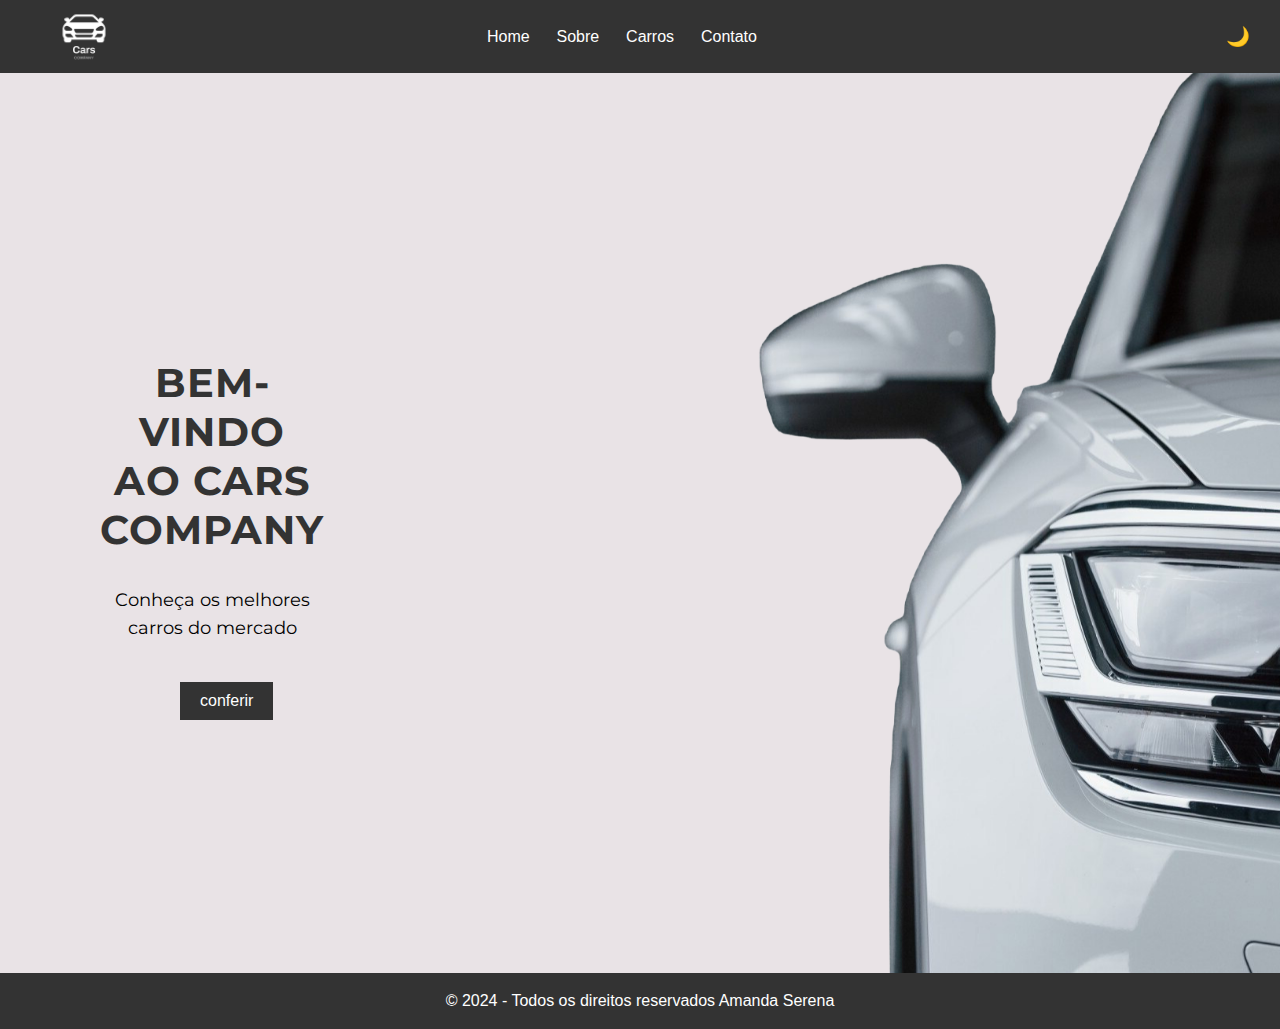
<file: paginas/index.html>
<!DOCTYPE html>
<html lang="pt-BR">
<head>
    <meta charset="UTF-8">
    <meta name="viewport" content="width=device-width, initial-scale=1.0">
    <title>Cars Company</title>
    <link rel="stylesheet" href="style.css">
    <link href="https://fonts.googleapis.com/css2?family=Montserrat:wght@400;700&display=swap" rel="stylesheet">

</head>
<body>
    <header>
        <div class="logo">
            <img src="./img/logo.png" alt="Logo">
        </div>
        <nav>
            <a href="./index.html">Home</a>
            <a href="./sobre.html">Sobre</a>
            <a href="carros.html">Carros</a>
            <a href="contato.html">Contato</a>
        </nav>
        <button id="theme-toggle">🌙</button>
        </button>
    </header>
    <main>
        <section class="home">
            <div class="conteudo">
                <h1>Bem-vindo ao Cars Company</h1>
                <p>Conheça os melhores carros do mercado</p>
                <button>conferir</button>
            </div>
            <img src="img/home.png" alt="carro">
        </section>
    </main>
    <footer>
        <p>&copy; 2024 - Todos os direitos reservados Amanda Serena</p>
    </footer>
    </body>
    <script src="./script.js"></script>
</html>
</file>
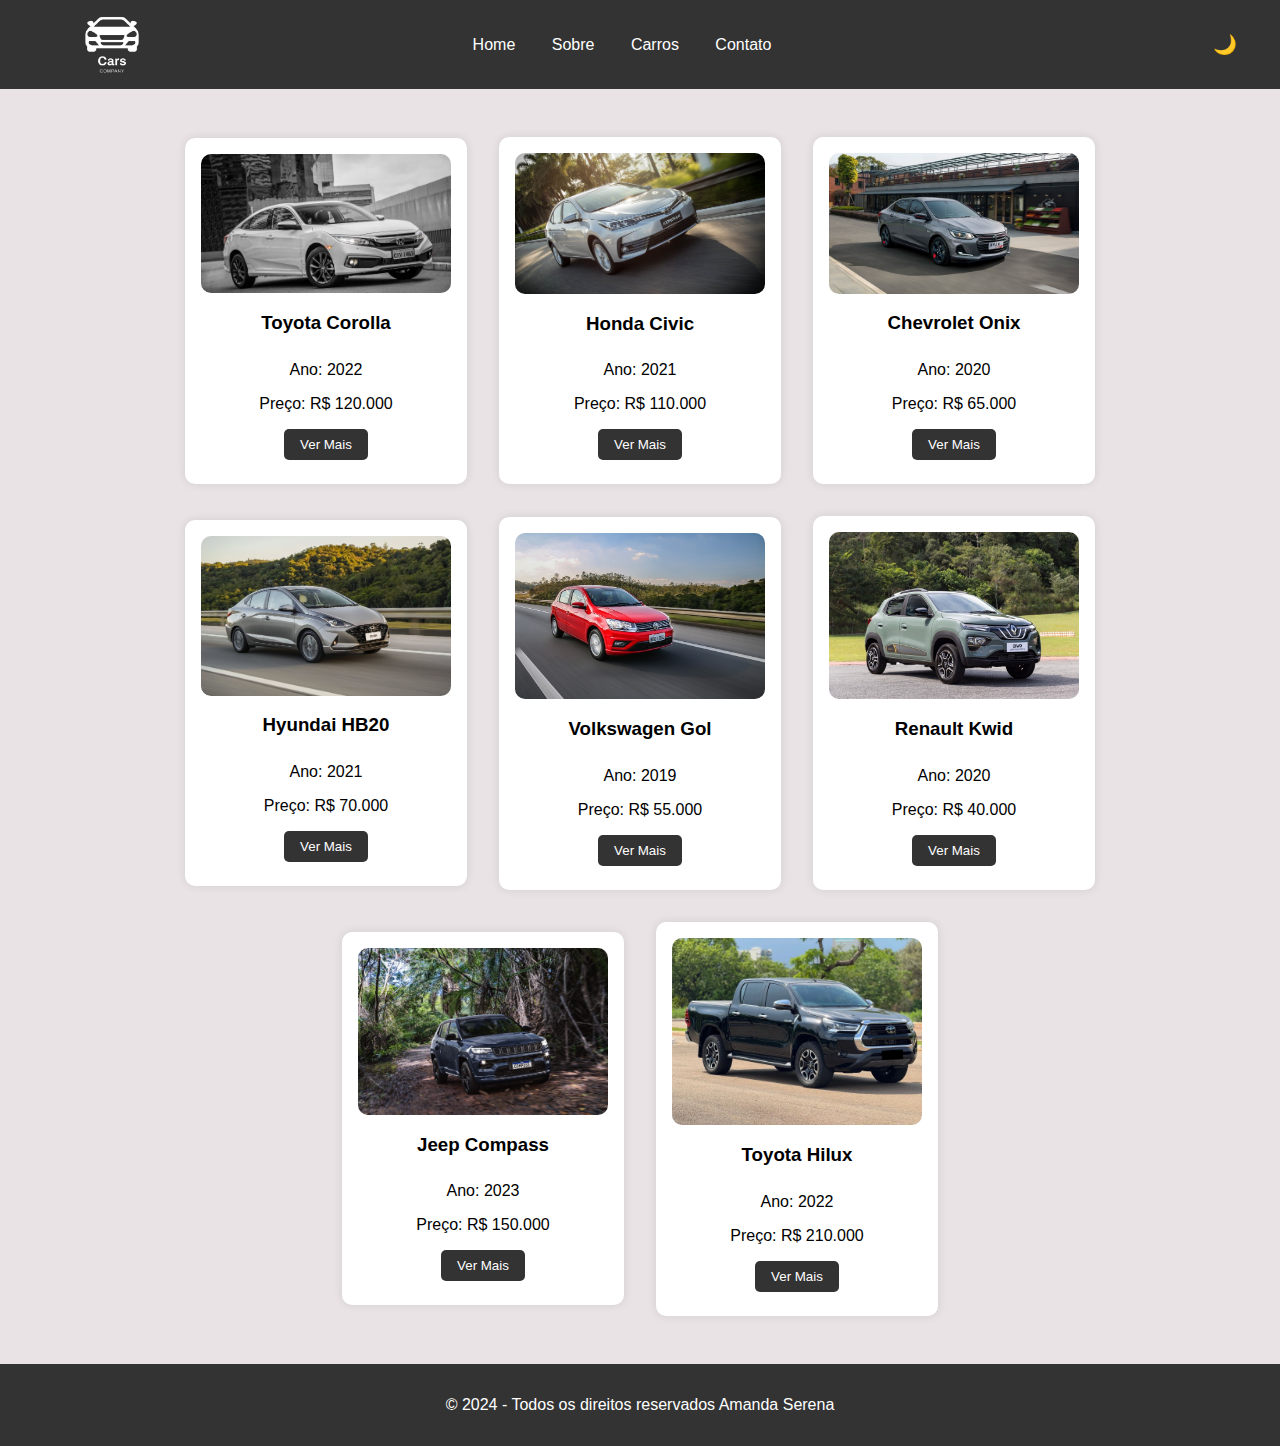
<file: paginas/carros.html>
<!DOCTYPE html>
<html lang="pt-BR">
<head>
    <meta charset="UTF-8">
    <meta name="viewport" content="width=device-width, initial-scale=1.0">
    <title>Carros</title>
    <link rel="stylesheet" href="carros.css">
</head>
<body>
    <header>
        <div class="logo">
            <img src="./img/logo.png" alt="">
        </div>
        <nav>
            <a href="./index.html">Home</a>
            <a href="./sobre.html">Sobre</a>
            <a href="carros.html">Carros</a>
            <a href="contato.html">Contato</a>
        </nav>
        <button id="theme-toggle">🌙</button>
        </button>
    </header>
    <main>
        <section id="anuncios">
            <div class="car-container">
                <!-- Card 1 -->
                <div class="car-card">
                    <img src="./img/carro1.jpg" alt="Toyota Corolla">
                    <h3> Toyota Corolla</h3>
                    <p>Ano: 2022</p>
                    <p>Preço: R$ 120.000</p>
                    <button>Ver Mais</button>
                </div>
                <!-- Card 2 -->
                <div class="car-card">
                    <img src="./img/carro2.jpg"alt="Honda Civic">
                    <h3> Honda Civic</h3>
                    <p>Ano: 2021</p>
                    <p>Preço: R$ 110.000</p>
                    <button>Ver Mais</button>
                    </div>
                <!-- Card 3 -->
                <div class="car-card">
                    <img src="./img/carro3.jpg" alt="Chevrolet Onix">
                    <h3>Chevrolet Onix</h3>
                    <p>Ano: 2020</p>
                    <p>Preço: R$ 65.000</p>
                    <button>Ver Mais</button>
                </div>
                <!-- Card 4 -->
                <div class="car-card">
                    <img src="./img/carro4.jpg" alt="Hyundai HB20">
                    <h3>Hyundai HB20</h3>
                    <p>Ano: 2021</p>
                    <p>Preço: R$ 70.000</p>
                    <button>Ver Mais</button>
                </div>
                <!-- Card 5 -->
                <div class="car-card">
                    <img src="./img/carro5.jpg" alt="Volkswagen Gol">
                    <h3>Volkswagen Gol</h3>
                    <p>Ano: 2019</p>
                    <p>Preço: R$ 55.000</p>
                    <button>Ver Mais</button>
                </div>
                <!-- Card 6 -->
                <div class="car-card">
                    <img src="./img/carro6.jpg" alt="Renault Kwid">
                    <h3>Renault Kwid</h3>
                    <p>Ano: 2020</p>
                    <p>Preço: R$ 40.000</p>
                    <button>Ver Mais</button>
                </div>
                 <!-- Card 7 -->
        <div class="car-card">
            <img src="./img/carro7.jpg" alt="Jeep Compass">
            <h3>Jeep Compass</h3>
            <p>Ano: 2023</p>
            <p>Preço: R$ 150.000</p>
            <button>Ver Mais</button>
        </div>
        <!-- Card 8 -->
        <div class="car-card">
            <img src="./img/carro8.jpg" alt="Toyota Hilux">
            <h3>Toyota Hilux</h3>
            <p>Ano: 2022</p>
            <p>Preço: R$ 210.000</p>
            <button>Ver Mais</button>
        </div>
            </div>
        </section>
    </main>
    <footer>
        <p>&copy; 2024 - Todos os direitos reservados Amanda Serena</p>
</body>
<script src="./script.js"></script>
</html>
</file>
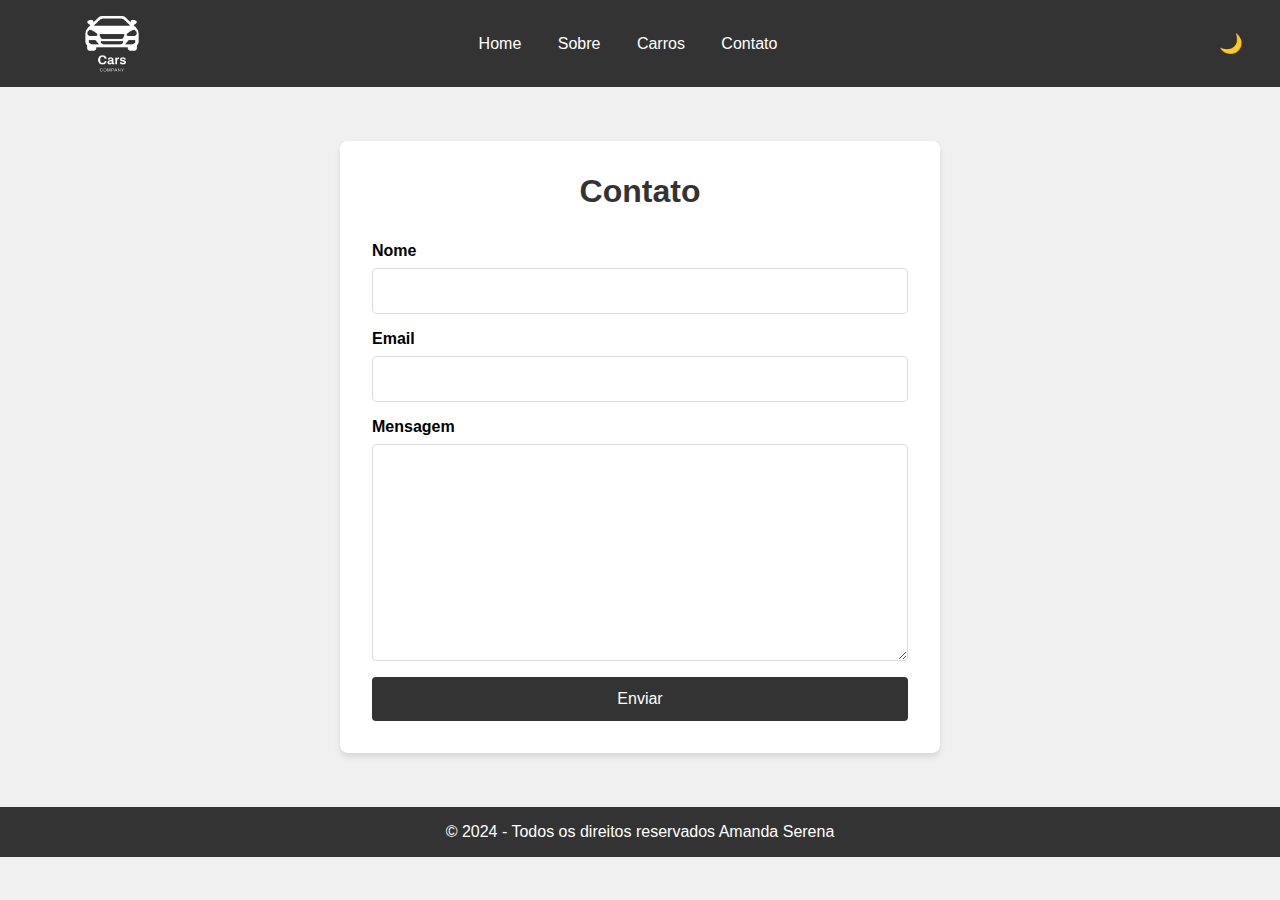
<file: paginas/contato.html>
<!DOCTYPE html>
<html lang="pt-BR">
<head>
    <meta charset="UTF-8">
    <meta name="viewport" content="width=device-width, initial-scale=1.0">
    <title>Contato</title>
    <link rel="stylesheet" href="contato.css">
    <link href="https://fonts.googleapis.com/css2?family=Montserrat:wght@400;700&display=swap" rel="stylesheet">

</head>
<body>
    <header>
        <div class="logo">
            <img src="./img/logo.png" alt="">
        </div>
        <nav>
            <a href="./index.html">Home</a>
            <a href="./sobre.html">Sobre</a>
            <a href="carros.html">Carros</a>
            <a href="contato.html">Contato</a>
        </nav>
        <button id="theme-toggle">🌙</button>
        </button>
    </header>
    <main>
        <section class="form">
            <h1>Contato</h1>
            <form action="">
                <label for="nome">Nome</label>
                <input type="text" id="nome" name="nome">
                <label for="email">Email</label>
                <input type="email" id="email" name="email">
                <label for="mensagem">Mensagem</label>
                <textarea name="mensagem" id="mensagem" cols="30" rows="10"></textarea>
                <button>Enviar</button>
            </form>
        </section>
    </main>
    <footer>
        <p>&copy; 2024 - Todos os direitos reservados Amanda Serena</p>
    </footer>
    </body>
    <script src="./script.js"></script>
</html>
</file>
<file: paginas/style.css>
body {
    font-family: Arial, Helvetica, sans-serif;
    margin: 0;
    padding: 0;
    background-color: #E9E3E6;
    color: black;
    transition: all 0.3s ease-in-out;
}

header {
    display: flex;
    justify-content: space-between;
    align-items: center;
    padding: 2rem 2.3rem;
    background-color: #333;
    color: white;
    position: relative; 
}

header .logo {
    display: flex;
    align-items: center;
    position: relative;
}

header .logo img {
    position: absolute;
    width: 150px;
    margin-right: 10px;
}

header nav a {
    margin: 0 1rem;
    text-decoration: none;
    color: white;
}

header button {
    background: none;
    border: none;
    font-size: 1.2rem;
    cursor: pointer;
}

h1 {
    text-align: center;
    font-size: 2.8rem; /* Ajustado para maior destaque */
    margin: 2rem 0; /* Espaçamento superior e inferior */
    font-family: 'Montserrat', sans-serif;
    color: #333;
    letter-spacing: 1px;
    text-transform: uppercase;
}

.conteudo p {
    font-family: 'Montserrat', sans-serif;
    font-size: 1.2rem; 
    text-align: center;
    margin: 1rem auto; 
    max-width: 600px; /* Limita a largura para melhorar leitura */
    line-height: 1.6; /* Espaçamento entre linhas */
    color: #000000;
}

section .conteudo {
    padding: 150px;
}
.conteudo button {
    margin-top: 1.5rem;
    padding: 10px 20px;
    background-color: #333;
    color: white;
    border: none;
    cursor: pointer;
    font-size: 1rem;
    transition: all 0.3s ease-in-out;
}
.conteudo button {
   margin-left: 5.5rem; /* Ajustado para centralizar */    
}
.conteudo button:hover {
    background-color: #555;
}

section.home {
    display: flex;
    align-items: center;
    justify-content: space-between;
    overflow: hidden; /* Esconde o que ultrapassa os limites */
    height: 100vh; /* Para ocupar a altura total da viewport */
}

section.home img {
    width: auto; /* Preserva a proporção */
    height: 100%; /* Ocupa toda a altura disponível */
    object-fit: cover; /* Ajusta sem distorcer */
}

footer {
    text-align: center;
    padding: 3px;
    background-color: #333;
}

footer p {
    font-size: 1rem;
    color: white;
}

.dark-mode {
    background-color: #000;
    color: white;
}

.dark-mode header {
    background-color: #fff;
    color: black;
}

.dark-mode header .logo img {
    filter: invert(1);
}
.dark-mode .conteudo h1{
    color: white;
}

.dark-mode .conteudo p{
    color: white;
}

.dark-mode header nav a {
    color: black;
}

.dark-mode footer {
    background-color: #ffffff;
}

.dark-mode footer p {
    color: black;
}

.dark-mode section {
    background-color: #000;
    color: white;
}

.dark-mode .conteudo button {
    background-color: #fff;
    color: black;
}


@media (max-width: 480px) {
    header {
        padding: 0.3rem;
    }

    header .logo img {
        width: 50px;
    }

    header nav a {
        margin: 0 0.1rem;
    }

    h1 {
        font-size: 1.8rem;
        margin-left: 6rem;
    }

    .conteudo p {
        font-size: 0.9rem;
        margin-left: 6rem;
    }

    section .conteudo {
        padding: 30px;
    }

    .conteudo button {
        margin: 0 auto; 
    }
}

@media (max-width: 768px) {
    header {
        padding: 1rem;
    }

    header .logo img {
        width: 100px;
    }

    header nav a {
        margin: 0 0.5rem;
    }

    h1 {
        font-size: 2.2rem;
    }

    .conteudo p {
        font-size: 1rem;
    }

    section .conteudo {
        padding: 50px;
    }

    .conteudo button {
        margin-left: 0;
    }
} 


@media (min-width: 1025px) and (max-width: 1366px) {
    header {
        padding: 1.5rem;
    }

    header .logo img {
        width: 120px;
    }

    header nav a {
        margin: 0 0.7rem;
    }

    h1 {
        font-size: 2.5rem;
    }

    .conteudo p {
        font-size: 1.1rem;
    }

    section .conteudo {
        padding: 100px;
    }

    .conteudo button {
        margin-left: 5rem;
    }
}
</file>
<file: paginas/carros.css>
body {
    font-family: Arial, Helvetica, sans-serif;
    margin: 0;
    padding: 0;
    background-color: #E9E3E6;
    color: black;
    transition: all 0.3s ease-in-out;
}

header {
    display: flex;
    justify-content: space-between;
    align-items: center;
    padding: 2rem 2.3rem;
    background-color: #333;
    color: white;
    position: relative; 
}

header .logo {
    display: flex;
    align-items: center;
    position: relative;
}

header .logo img {
    position: absolute;
    width: 150px;
    margin-right: 10px;
}

header nav a {
    margin: 0 1rem;
    text-decoration: none;
    color: white;
}

header button {
    background: none;
    border: none;
    font-size: 1.2rem;
    cursor: pointer;
}
section {
    display: flex;
    justify-content: center;
    align-items: center;
    flex-wrap: wrap;
    padding: 2rem;
}

.car-container {
    display: flex;
    justify-content: center;
    align-items: center;
    flex-wrap: wrap;
}

.car-card {
    display: flex;
    flex-direction: column;
    justify-content: center;
    width: 250px;
    align-items: center;
    margin: 1rem;
    padding: 1rem;
    background-color: white;
    border-radius: 10px;
    box-shadow: 0 0 10px rgba(0, 0, 0, 0.1);
    transition: all 0.3s ease-in-out;
    overflow: hidden; 
}


.car-card img {
    width: 100%;
    border-radius: 10px;
}

.car-card h2 {
    margin: 0.5rem 0;
}

.car-card p {
    margin: 0.5rem 0;
}

.car-card button {
    padding: 0.5rem 1rem;
    background-color: #333;
    color: white;
    margin-top: 0.5rem;
    margin-bottom: 0.5rem;
    border: none;
    border-radius: 5px;
    cursor: pointer;
    transition: all 0.3s ease-in-out;
}

.car-card button:hover {
    background-color: #555;
}

.car-card button:active {
    transform: scale(0.95);
}

.car-card:hover {
    transform: translateY(-10px);
}

footer {
    display: flex;
    justify-content: center;
    align-items: center;
    padding: 1rem;
    background-color: #333;
    color: white;
    position: relative;
}

.dark-mode {
    background-color: #333;
    color: white;
}

.dark-mode header {
    background-color: #ffffff;
}


.dark-mode header nav a {
    color: rgb(0, 0, 0);
}

.dark-mode header button {
    color: rgb(0, 0, 0);
}

.dark-mode .car-card {
    background-color: #000000;
    color: white;
}

.dark-mode header .logo img{
    filter: invert(1);
}

.dark-mode .car-card {
    background-color: #333;
    color: white;
}

.dark-mode .car-card button {
    background-color: white;
    color: black;
}

.dark-mode .car-card button:hover {
    background-color: #555;
    color: white;
}

.dark-mode .car-card button:active {
    transform: scale(0.95);
}

.dark-mode .car-card img {
    border-radius: 10px;
}

.dark-mode .car-card:hover {
    transform: translateY(-10px);
}

.dark-mode .car-card {
    box-shadow: 0 0 10px rgba(255, 255, 255, 0.1);
}

.dark-mode footer{
    background-color: #fff;
    color: black;
}

/*@media para 480px */

@media (max-width: 480px) {
    header {
        padding: 0.3rem;
        
    }

    header .logo img {
        width: 50px;
    }

   


   
    .car-card {
        width: 100%;
    }
}

/* @media para 768px */

@media (max-width: 768px) {
    header {
        flex-direction: column;
        align-items: flex-start;
    }

    header .logo {
        margin-bottom: 1rem;
    }

    header nav {
        margin-top: 1rem;
    }

    header nav a {
        margin: 0 0.5rem;
    }

    .car-card {
        width: 100%;
    }
}

/* @media para 1024px */

@media (max-width: 1024px) {
    header {
        flex-direction: column;
        align-items: flex-start;
    }

    header .logo {
        margin-bottom: 1rem;
    }

    header nav {
        margin-top: 1rem;
    }

    header nav a {
        margin: 0 0.5rem;
    }

    .car-card {
        width: 100%;
    }
}
</file>
<file: paginas/contato.css>
*{
    margin: 0;
    padding: 0;
    box-sizing: border-box;
}

body {
    font-family: 'Roboto', sans-serif;
    background-color: #f0f0f0;
}

header {
    display: flex;
    justify-content: space-between;
    align-items: center;
    padding: 2rem 2.3rem;
    background-color: #333;
    color: white;
    position: relative; 
}

header .logo {
    display: flex;
    align-items: center;
    position: relative;
}

header .logo img {
    position: absolute;
    width: 150px;
    margin-right: 10px;
}

header nav a {
    margin: 0 1rem;
    text-decoration: none;
    color: white;
}

header button {
    background: none;
    border: none;
    font-size: 1.2rem;
    cursor: pointer;
}

main {
    display: flex;
    flex-direction: column;
    align-items: center;
    justify-content: center;
    min-height: 80vh;
    padding: 2rem;
}

section.form {
    background-color: white;
    padding: 2rem;
    border-radius: 8px;
    box-shadow: 0 4px 6px rgba(0, 0, 0, 0.1);
    width: 100%;
    max-width: 600px;
}

section.form h1 {
    text-align: center;
    margin-bottom: 2rem;
    color: #333;
    font-size: 2rem;
}

form {
    display: flex;
    flex-direction: column;
}

form label {
    margin-bottom: 0.5rem;
    font-weight: bold;
}

form input, form textarea {
    padding: 0.8rem;
    margin-bottom: 1rem;
    border: 1px solid #ddd;
    border-radius: 4px;
    font-size: 1rem;
    width: 100%;
}

form input:focus, form textarea:focus {
    border-color: #333;
    outline: none;
}

form button {
    padding: 0.8rem;
    background-color: #333;
    color: white;
    border: none;
    border-radius: 4px;
    font-size: 1rem;
    cursor: pointer;
    transition: background-color 0.3s ease;
}

form button:hover {
    background-color: #555;
}

footer {
    display: flex;
    justify-content: center;
    align-items: center;
    padding: 1rem;
    background-color: #333;
    color: white;
    position: relative;
}

.dark-mode {
    background-color: #333;
    color: white;
}

.dark-mode header {
    background-color: #ffffff;
}


.dark-mode section.form {
    background-color: #333;
    color: white;
}

.dark-mode form label {
    color: white;
}

.dark-mode form input, .dark-mode form textarea {
    background-color: #333;
    color: white;
    border-color: white;
}

.dark-mode form button {
    background-color: white;
    color: #333;
}

.dark-mode form button:hover {
    background-color: #f0f0f0;
    color: #333;
}

.dark-mode form button:active {
    transform: scale(0.95);
}

.dark-mode header .logo img{
    filter: invert(1);
}

.dark-mode header nav a {
    color: rgb(0, 0, 0);
}

.dark-mode header button {
    color: rgb(0, 0, 0);
}

.dark-mode section.form {
    background-color: #333;
    color: white;
}

.dark-mode .form {
        box-shadow: 0 0 10px rgba(255, 255, 255, 0.1);
}

.dark-mode .form h1 {
    color: white;
}

.dark-mode footer {
    background-color: #ffffff;
    color: rgb(0, 0, 0);
}

@media (max-width: 480px) {
    header {
        padding: 0.5rem;
    }

    header .logo img {
        width: 100px;
    }

    header nav a {
        margin: 0.3rem;
    }

    header button {
        font-size: 1rem;
    }

    main {
        padding: 1rem;
    }

    section.form {
        padding: 1rem;
    }
}


@media (max-width: 768px) {
    header {
        flex-direction: column;
        align-items: flex-start;
    }

    header .logo {
        margin-bottom: 1rem;
    }

    header nav {
        margin-top: 1rem;
    }

    header nav a {
        margin: 0 0.5rem;
    }
}


@media (max-width: 1024px) {
    header {
        padding: 1rem;
    }

    header .logo img {
        width: 100px;
    }

    header nav a {
        margin: 0 0.5rem;
    }

    main {
        padding: 1rem;
    }

    section.form {
        padding: 1rem;
    }

    form input, form textarea {
        padding: 0.5rem;
    }

    form button {
        padding: 0.5rem;
    }

    footer {
        padding: 0.5rem;
    }
}
</file>
